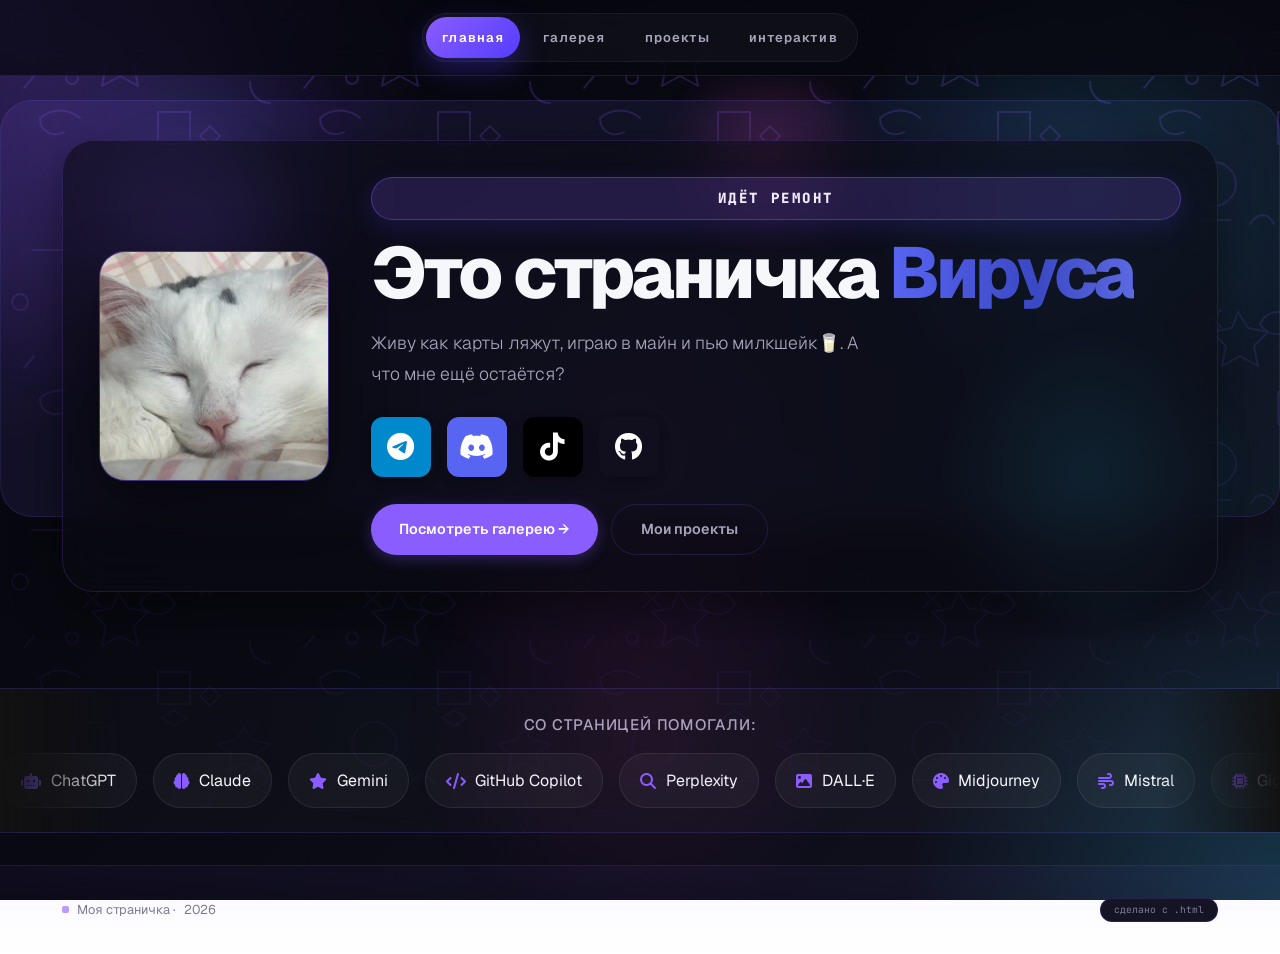
<file: index.html>
<!DOCTYPE html>
<html lang="ru">
<head>
<meta charset="UTF-8">
<meta name="viewport" content="width=device-width, initial-scale=1.0">
<title>Главная — Моя страничка</title>
<meta name="description" content="Личная страничка Вируса: галерея скриншотов, проекты и новости.">
<link rel="icon" type="image/x-icon" href="icons/favicon.ico">
<link rel="icon" type="image/png" sizes="32x32" href="icons/favicon-32x32.png">
<link rel="icon" type="image/png" sizes="16x16" href="icons/favicon-16x16.png">
<link rel="apple-touch-icon" sizes="180x180" href="icons/apple-touch-icon.png">
<link rel="manifest" href="icons/site.webmanifest">
<link rel="preconnect" href="https://fonts.googleapis.com">
<link rel="preconnect" href="https://fonts.gstatic.com" crossorigin>
<link href="https://fonts.googleapis.com/css2?family=Geist:wght@400;600;700;800&family=JetBrains+Mono:wght@400;500&display=swap" rel="stylesheet">
<link rel="stylesheet" href="https://cdnjs.cloudflare.com/ajax/libs/font-awesome/6.5.0/css/all.min.css">
<link rel="stylesheet" href="style.css">
</head>
<body>

<!-- ═════════ TOPBAR ═════════ -->
<div class="topbar">
  <div class="wrapper">
    <nav class="topbar-nav">
      <a href="index.html" class="on">главная</a>
      <a href="gallery.html">галерея</a>
      <a href="projects.html">проекты</a>
      <a href="posts.html">интерактив</a>
    </nav>
  </div>
</div>

<!-- ═════════ HERO ═════════ -->
<section class="hero">
  <div class="wrapper">
    <div class="hero-grid">
      <div class="hero-avatar">
        <img src="images/филя.png" alt="Аватар" width="230" height="230" loading="eager" decoding="async">
      </div>
      <div class="hero-content">
        <div class="hero-tag">идёт ремонт</div>
        <h1>Это страничка <em>Вируса</em></h1>
        <p class="hero-sub">
          Живу как карты ляжут, играю в майн и пью милкшейк🥛.
          А что мне ещё остаётся?
        </p>
        <div class="hero-socials">
          <a href="https://t.me/IAmVirus" target="_blank" rel="noopener" class="social-icon social-telegram" aria-label="Telegram">
            <i class="fab fa-telegram-plane"></i>
          </a>
          <a href="https://discord.com/users/573196687481372675" target="_blank" rel="noopener" class="social-icon social-discord" aria-label="Discord">
            <i class="fab fa-discord"></i>
          </a>
          <a href="https://tiktok.com/@i...am_virus" target="_blank" rel="noopener" class="social-icon social-tiktok" aria-label="TikTok">
            <i class="fab fa-tiktok"></i>
          </a>
          <a href="https://github.com/virus-momentx/virus.github.io" target="_blank" rel="noopener" class="social-icon social-github" aria-label="GitHub">
            <i class="fab fa-github"></i>
          </a>
        </div>
        <div class="cta-row">
          <a href="gallery.html" class="cta p">Посмотреть галерею →</a>
          <a href="projects.html" class="cta s">Мои проекты</a>
        </div>
      </div>
    </div>
  </div>
</section>

<!-- ═════════ AI CREDITS ═════════ -->
<section class="ai-marquee">
  <div class="ai-title">Со страницей помогали:</div>
  <div class="ai-track">
    <div class="ai-chip"><i class="fas fa-robot"></i> ChatGPT</div>
    <div class="ai-chip"><i class="fas fa-brain"></i> Claude</div>
    <div class="ai-chip"><i class="fas fa-star"></i> Gemini</div>
    <div class="ai-chip"><i class="fas fa-code"></i> GitHub Copilot</div>
    <div class="ai-chip"><i class="fas fa-search"></i> Perplexity</div>
    <div class="ai-chip"><i class="fas fa-image"></i> DALL·E</div>
    <div class="ai-chip"><i class="fas fa-palette"></i> Midjourney</div>
    <div class="ai-chip"><i class="fas fa-wind"></i> Mistral</div>
    <div class="ai-chip"><i class="fas fa-microchip"></i> GigaChat</div>
    <div class="ai-chip"><i class="fas fa-cloud"></i> ZorahM-GPT</div>
    <!-- дубль для бесконечной анимации, aria-hidden — чтобы скринридер не читал дважды -->
    <div class="ai-chip" aria-hidden="true"><i class="fas fa-robot"></i> ChatGPT</div>
    <div class="ai-chip" aria-hidden="true"><i class="fas fa-brain"></i> Claude</div>
    <div class="ai-chip" aria-hidden="true"><i class="fas fa-star"></i> Gemini</div>
    <div class="ai-chip" aria-hidden="true"><i class="fas fa-code"></i> GitHub Copilot</div>
    <div class="ai-chip" aria-hidden="true"><i class="fas fa-search"></i> Perplexity</div>
    <div class="ai-chip" aria-hidden="true"><i class="fas fa-image"></i> DALL·E</div>
    <div class="ai-chip" aria-hidden="true"><i class="fas fa-palette"></i> Midjourney</div>
    <div class="ai-chip" aria-hidden="true"><i class="fas fa-wind"></i> Mistral</div>
    <div class="ai-chip" aria-hidden="true"><i class="fas fa-microchip"></i> GigaChat</div>
    <div class="ai-chip" aria-hidden="true"><i class="fas fa-cloud"></i> ZorahM-GPT</div>
  </div>
</section>

<!-- ═════════ FOOTER ═════════ -->
<footer class="ft">
  <div class="wrapper">
    <div class="ft-l">
      <div class="ft-d"></div> Моя страничка · <span id="year"></span>
    </div>
    <div class="ft-r">сделано с .html</div>
  </div>
</footer>

<script>
  document.getElementById('year').textContent = new Date().getFullYear();
</script>
</body>
</html>
</file>
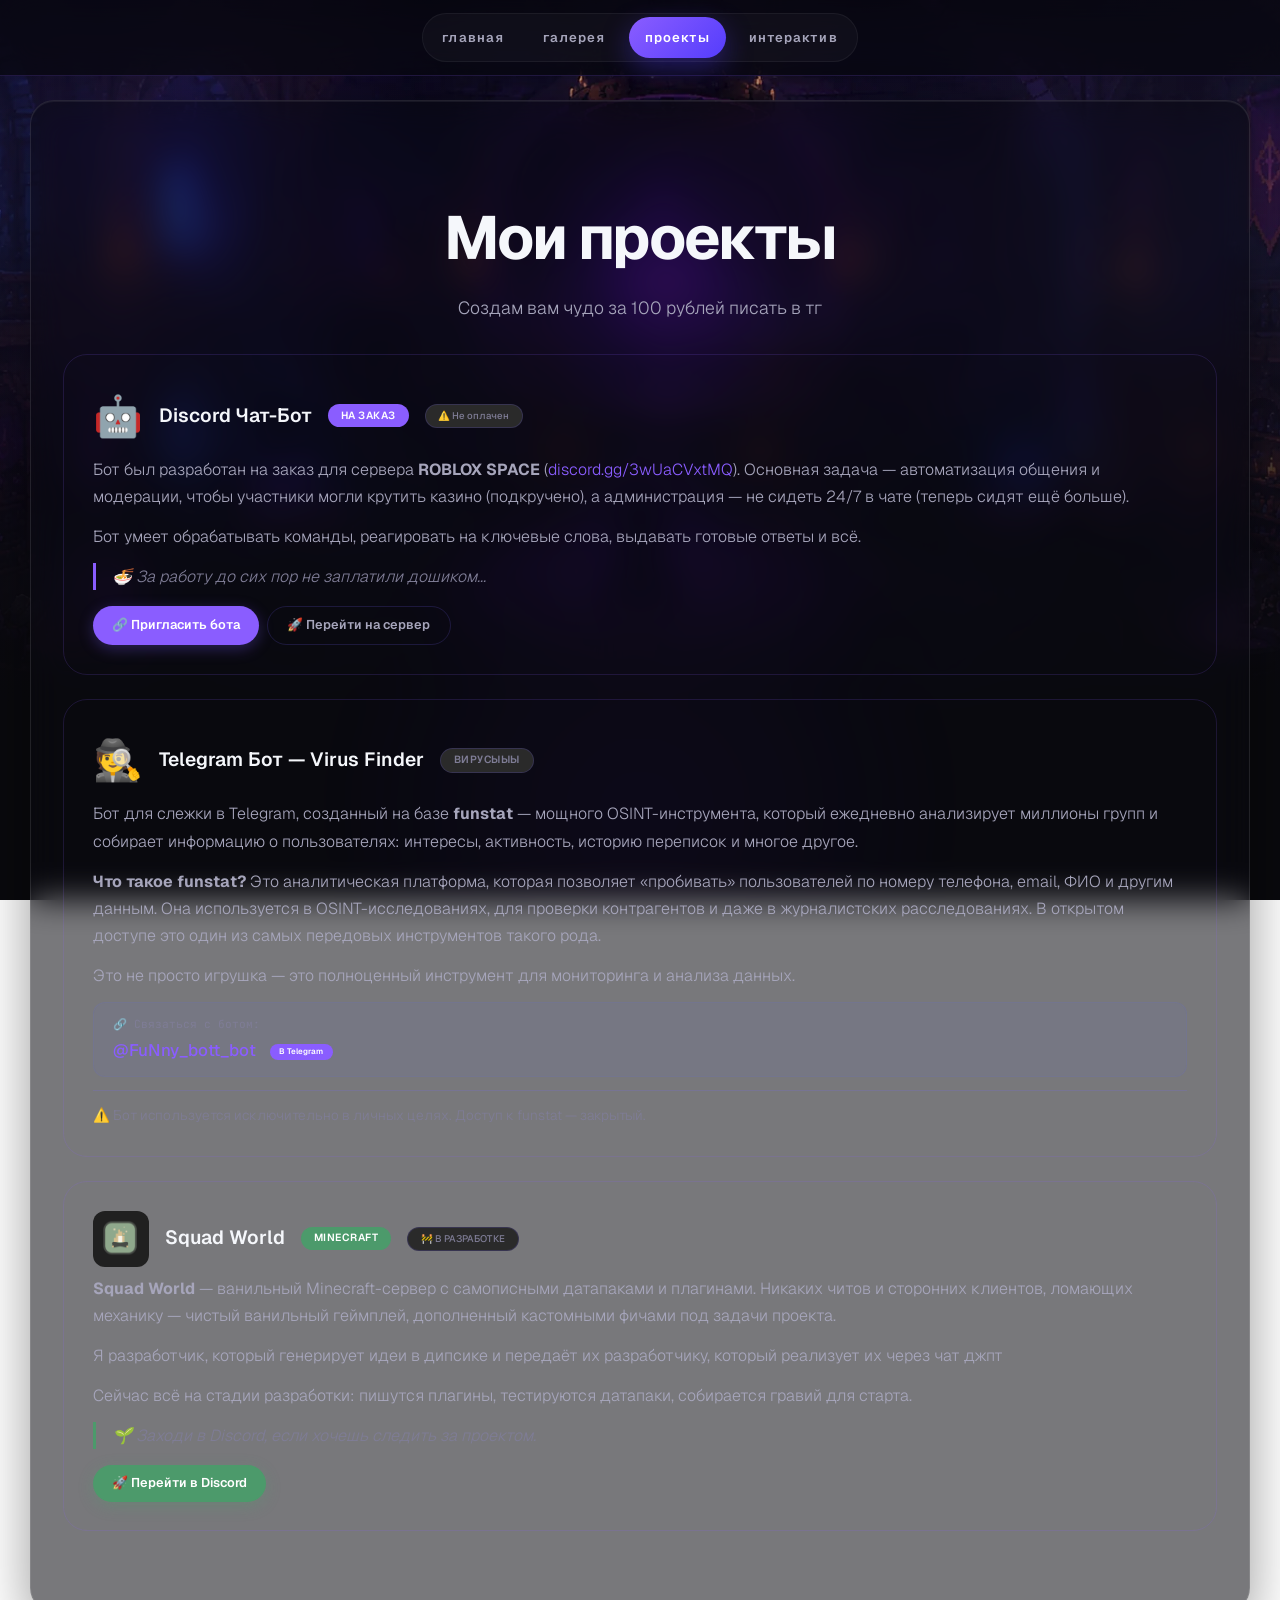
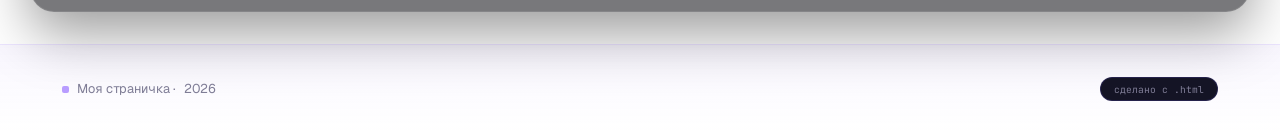
<file: projects.html>
<!DOCTYPE html>
<html lang="ru">
<head>
    <link rel="icon" type="image/x-icon" href="icons/favicon.ico">
    <link rel="icon" type="image/png" sizes="32x32" href="icons/favicon-32x32.png">
    <link rel="icon" type="image/png" sizes="16x16" href="icons/favicon-16x16.png">
    <link rel="apple-touch-icon" sizes="180x180" href="icons/apple-touch-icon.png">
    <link rel="manifest" href="icons/site.webmanifest">
    <meta charset="UTF-8" />
    <meta name="viewport" content="width=device-width, initial-scale=1.0" />
    <title>Проекты — Моя страничка</title>
    <meta name="description" content="Мои проекты: Discord-бот, Telegram-бот и Minecraft-сервер Squad World.">
    <link rel="preconnect" href="https://fonts.googleapis.com" />
    <link rel="preconnect" href="https://fonts.gstatic.com" crossorigin />
    <link href="https://fonts.googleapis.com/css2?family=Geist:wght@400;600;700&family=JetBrains+Mono:wght@400;500&display=swap" rel="stylesheet" />
    <link rel="stylesheet" href="style.css" />
</head>
<body class="projects-page">

<!-- ═══ TOP BAR ═══ -->
<div class="topbar">
    <div class="wrapper">
        <nav class="topbar-nav">
            <a href="index.html">главная</a>
            <a href="gallery.html">галерея</a>
            <a href="projects.html" class="on">проекты</a>
            <a href="posts.html">интерактив</a>
        </nav>
    </div>
</div>

<!-- ═══ PROJECTS ═══ -->
<div class="page-panel">

<div class="wrapper page-title">
    <h1>Мои проекты</h1>
    <p>Создам вам чудо за 100 рублей писать в тг</p>
</div>

<div class="wrapper">
    <div class="projects-list">

        <!-- ========================================= -->
        <!-- ПРОЕКТ 1: ДИСКОРД БОТ (ЧАТ-БОТ) -->
        <!-- ========================================= -->
        <div class="project-card">
            <div style="display: flex; align-items: center; gap: 1rem; flex-wrap: wrap; margin-bottom: 0.5rem;">
                <span style="font-size: 2.5rem;">🤖</span>
                <h3 style="margin: 0;">Discord Чат-Бот</h3>
                <span style="background: var(--accent); color: #fff; font-size: 0.65rem; font-weight: 600; padding: 0.2rem 0.8rem; border-radius: 100px; text-transform: uppercase; letter-spacing: 0.05em;">На заказ</span>
                <span style="background: #2a2a2a; color: var(--text-muted); font-size: 0.6rem; font-weight: 500; padding: 0.2rem 0.8rem; border-radius: 100px; border: 1px solid var(--border-color);">⚠️ Не оплачен</span>
            </div>

            <p>
                Бот был разработан на заказ для сервера <strong>ROBLOX SPACE</strong>
                (<a href="https://discord.gg/3wUaCVxtMQ" target="_blank" rel="noopener" style="color: var(--accent); text-decoration: none;">discord.gg/3wUaCVxtMQ</a>).
                Основная задача — автоматизация общения и модерации, чтобы участники могли
                крутить казино (подкручено), а администрация — не сидеть 24/7 в чате (теперь сидят ещё больше).
            </p>

            <p style="margin-top: 0.8rem;">
                Бот умеет обрабатывать команды, реагировать на ключевые слова, выдавать
                готовые ответы и всё.
            </p>

            <p style="margin-top: 0.8rem; color: var(--text-muted); font-style: italic; border-left: 3px solid var(--accent); padding-left: 1rem;">
                🍜 За работу до сих пор не заплатили дошиком...
            </p>

            <div style="margin-top: 1rem; display: flex; flex-wrap: wrap; gap: 0.5rem;">
                <a href="https://discord.com/oauth2/authorize?client_id=1511291046938677248&permissions=8&integration_type=0&scope=bot+applications.commands" target="_blank" rel="noopener" class="cta p" style="padding: 0.5rem 1.2rem; font-size: 0.8rem;">
                    🔗 Пригласить бота
                </a>
                <a href="https://discord.gg/3wUaCVxtMQ" target="_blank" rel="noopener" class="cta s" style="padding: 0.5rem 1.2rem; font-size: 0.8rem;">
                    🚀 Перейти на сервер
                </a>
            </div>
        </div>

        <!-- ========================================= -->
        <!-- ПРОЕКТ 2: ТЕЛЕГРАМ БОТ ДЛЯ СЛЕЖКИ (FunStat) -->
        <!-- ========================================= -->
        <div class="project-card">
            <div style="display: flex; align-items: center; gap: 1rem; flex-wrap: wrap; margin-bottom: 0.5rem;">
                <span style="font-size: 2.5rem;">🕵️</span>
                <h3 style="margin: 0;">Telegram Бот — Virus Finder</h3>
                <span style="background: #2a2a2a; color: var(--text-muted); font-size: 0.65rem; font-weight: 600; padding: 0.2rem 0.8rem; border-radius: 100px; border: 1px solid var(--border-color); text-transform: uppercase; letter-spacing: 0.05em;">ВИРУСЫЫЫ</span>
            </div>

            <p>
                Бот для слежки в Telegram, созданный на базе <strong>funstat</strong> —
                мощного OSINT-инструмента, который ежедневно анализирует миллионы групп
                и собирает информацию о пользователях: интересы, активность, историю
                переписок и многое другое.
            </p>

            <p style="margin-top: 0.8rem;">
                <strong>Что такое funstat?</strong> Это аналитическая платформа, которая
                позволяет «пробивать» пользователей по номеру телефона, email, ФИО и другим
                данным. Она используется в OSINT-исследованиях, для проверки
                контрагентов и даже в журналистских расследованиях. В открытом доступе
                это один из самых передовых инструментов такого рода.
            </p>

            <p style="margin-top: 0.8rem;">
                Это не просто игрушка — это полноценный инструмент для мониторинга
                и анализа данных.
            </p>

            <div style="margin-top: 0.8rem; background: rgba(88, 101, 242, 0.06); border-radius: 12px; padding: 0.8rem 1.2rem; border: 1px solid rgba(88, 101, 242, 0.1);">
                <span style="font-family: 'JetBrains Mono', monospace; font-size: 0.7rem; color: var(--text-muted); display: block; margin-bottom: 0.2rem;">🔗 Связаться с ботом:</span>
                <a href="https://t.me/FuNny_bott_bot" target="_blank" rel="noopener" style="color: var(--accent); text-decoration: none; font-weight: 500; font-size: 1.05rem;">
                    @FuNny_bott_bot
                </a>
                <span style="display: inline-block; margin-left: 0.6rem; background: var(--accent); color: #fff; font-size: 0.5rem; font-weight: 600; padding: 0.1rem 0.6rem; border-radius: 100px; vertical-align: middle;">В Telegram</span>
            </div>

            <p style="margin-top: 0.8rem; color: var(--text-muted); font-size: 0.85rem; border-top: 1px solid var(--border-color); padding-top: 0.8rem;">
                ⚠️ Бот используется исключительно в личных целях. Доступ к funstat —
                закрытый.
            </p>
        </div>

        <!-- ========================================= -->
        <!-- ПРОЕКТ 3: SQUAD WORLD (MINECRAFT-СЕРВЕР) -->
        <!-- ========================================= -->
        <div class="project-card">
            <div style="display: flex; align-items: center; gap: 1rem; flex-wrap: wrap; margin-bottom: 0.5rem;">
                <img src="images/squadworld.png" alt="Squad World" width="56" height="56" loading="lazy" decoding="async" style="width: 3.5rem; height: 3.5rem; border-radius: 12px; flex-shrink: 0; object-fit: contain; background-color: #202020; padding: 4px;">

                <h3 style="margin: 0;">Squad World</h3>
                <span style="background: #4c9a6b; color: #fff; font-size: 0.65rem; font-weight: 600; padding: 0.2rem 0.8rem; border-radius: 100px; text-transform: uppercase; letter-spacing: 0.05em;">Minecraft</span>
                <span style="background: #2a2a2a; color: var(--text-muted); font-size: 0.6rem; font-weight: 500; padding: 0.2rem 0.8rem; border-radius: 100px; border: 1px solid var(--border-color);">🚧 В РАЗРАБОТКЕ</span>
            </div>

            <p>
                <strong>Squad World</strong> — ванильный Minecraft-сервер с самописными датапаками
                и плагинами. Никаких читов и сторонних клиентов, ломающих механику — чистый
                ванильный геймплей, дополненный кастомными фичами под задачи проекта.
            </p>

            <p style="margin-top: 0.8rem;">
                Я разработчик, который генерирует идеи в дипсике и передаёт их разработчику, который реализует их через чат джпт
            </p>
            <p style="margin-top: 0.8rem;">
                Сейчас всё на стадии разработки: пишутся плагины, тестируются датапаки,
                собирается гравий для старта.
            </p>

            <p style="margin-top: 0.8rem; color: var(--text-muted); font-style: italic; border-left: 3px solid #4c9a6b; padding-left: 1rem;">
                🌱 Заходи в Discord, если хочешь следить за проектом.
            </p>

            <div style="margin-top: 1rem; display: flex; flex-wrap: wrap; gap: 0.5rem;">
                <a href="https://discord.gg/NxeMW7zzTa" target="_blank" rel="noopener" class="cta p" style="padding: 0.5rem 1.2rem; font-size: 0.8rem; background: #4c9a6b; box-shadow: 0 4px 15px rgba(76, 154, 107, 0.3);">
                    🚀 Перейти в Discord
                </a>
            </div>
        </div>
    </div>
</div>

</div><!-- /.page-panel -->

<!-- ═══ FOOTER ═══ -->
<footer class="ft">
    <div class="wrapper">
        <div class="ft-l">
            <div class="ft-d"></div> Моя страничка · <span id="year"></span>
        </div>
        <div class="ft-r">сделано с .html</div>
    </div>
</footer>

<script>
    document.getElementById('year').textContent = new Date().getFullYear();
</script>
</body>
</html>
</file>
<file: style.css>
/* ═══════════════════════════════════════════
   style.css — Моя страничка
   ═══════════════════════════════════════════ */

/* ── Reset & Base ── */
*,
*::before,
*::after {
  box-sizing: border-box;
  margin: 0;
  padding: 0;
}

:root {
  --bg-primary: #09090d;
  --bg-secondary: #141425;
  --bg-card: rgba(16, 16, 28, 0.72);
  --border-color: rgba(117, 101, 255, 0.18);
  --text-primary: #f5f7fb;
  --text-secondary: #a6a5bb;
  --text-muted: #7f7d96;
  --accent: #8a5dff;
  --accent-hover: #7352f5;
  --accent-2: #32d6ff;
  --accent-3: #ff4fd8;
  --shadow: 0 18px 50px rgba(0, 0, 0, 0.45);
}

html {
  scroll-behavior: smooth;
}

body {
  font-family: 'Inter', 'Geist', -apple-system, BlinkMacSystemFont, 'Segoe UI', Roboto, sans-serif;
  background:
    radial-gradient(circle at top left, rgba(138, 93, 255, 0.30), transparent 28%),
    radial-gradient(circle at bottom right, rgba(50, 214, 255, 0.18), transparent 24%),
    radial-gradient(circle at center, rgba(255, 79, 216, 0.06), transparent 34%),
    linear-gradient(135deg, #04040a 0%, #0a0a14 48%, #111220 100%);
  background-attachment: fixed;
  color: var(--text-primary);
  line-height: 1.6;
  min-height: 100vh;
  position: relative;
  overflow-x: hidden;
}

body::before {
  content: '';
  position: fixed;
  inset: 0;
  pointer-events: none;
  z-index: 0;
  background:
    radial-gradient(circle at 15% 20%, rgba(45, 200, 255, 0.10), transparent 12%),
    radial-gradient(circle at 80% 25%, rgba(145, 85, 255, 0.12), transparent 14%),
    radial-gradient(circle at 30% 85%, rgba(64, 230, 185, 0.12), transparent 16%),
    url("data:image/svg+xml,%3Csvg xmlns='http://www.w3.org/2000/svg' viewBox='0 0 280 280'%3E%3Cg stroke='%238a5dff' stroke-width='2' stroke-linecap='round' stroke-linejoin='round' fill='none' opacity='0.38'%3E%3Ccircle cx='20' cy='22' r='8'/%3E%3Ccircle cx='72' cy='78' r='6'/%3E%3Cpath d='M84 30l17 17M84 47l17-17'/%3E%3Cpath d='M140 44c7-16 28-16 35 0-8 14-27 13-35 0Z'/%3E%3Cpath d='M200 24l11 11M211 24l-11 11'/%3E%3Cpath d='M40 118c12-10 28-10 40 0'/%3E%3Cpath d='M40 118c0 18 18 18 24 14'/%3E%3Cpath d='M158 112h32v32h-32z'/%3E%3Cpath d='M162 158l12-8 12 8-12 8z'/%3E%3Cpath d='M210 126l10 10-10 10-10-10z'/%3E%3Cpath d='M72 184c0-13 12-22 22-22s22 9 22 22c0 11-10 22-22 22s-22-11-22-22Z'/%3E%3Cpath d='M244 168l8 12 18 4-14 10 4 18-16-9-16 9 4-18-14-10 18-4z'/%3E%3Cpath d='M72 220h38'/%3E%3Cpath d='M130 224c8-12 18-12 24 0'/%3E%3Cpath d='M192 216c10 0 18 8 18 18s-8 18-18 18-18-8-18-18 8-18 18-18Z'/%3E%3Cpath d='M32 250h48'/%3E%3Cpath d='M206 256c0-12 10-22 22-22s22 10 22 22-10 22-22 22-22-10-22-22Z'/%3E%3Cpath d='M118 32l10 16 20 4-14 14 4 20-18-10-18 10 4-20-14-14 20-4z'/%3E%3Cpath d='M250 82c0 12 8 21 20 21'/%3E%3Cpath d='M34 76l-10 12'/%3E%3Cpath d='M258 208l10 10-10 10-10-10z'/%3E%3C/g%3E%3C/svg%3E");
  background-size: auto, auto, auto, 280px 280px;
  background-repeat: repeat;
  mask-image: linear-gradient(to bottom, rgba(0,0,0,0.82), transparent 100%);
  opacity: 0.72;
}

body::after {
  content: '';
  position: fixed;
  inset: 0;
  pointer-events: none;
  z-index: 0;
  background:
    radial-gradient(circle at 10% 20%, rgba(138, 93, 255, 0.16), transparent 18%),
    radial-gradient(circle at 85% 20%, rgba(50, 214, 255, 0.14), transparent 20%),
    radial-gradient(circle at 50% 80%, rgba(255, 79, 216, 0.08), transparent 26%);
  opacity: 0.9;
}

img {
  max-width: 100%;
  height: auto;
}

.wrapper,
.topbar,
.ft {
  position: relative;
  z-index: 1;
}

.wrapper {
  max-width: 1220px;
  margin: 0 auto;
  padding: 0 2rem;
}

/* ═══ TOP BAR ═══ */
.topbar {
  position: sticky;
  top: 0;
  z-index: 99;
  background: rgba(8, 8, 16, 0.72);
  backdrop-filter: blur(18px);
  border-bottom: 1px solid rgba(138, 93, 255, 0.18);
}

.topbar .wrapper {
  display: flex;
  align-items: center;
  justify-content: center;
  padding: 0.8rem 2rem;
  gap: 1rem;
  flex-wrap: wrap;
}

.topbar-nav {
  display: flex;
  gap: 0.45rem;
  flex-wrap: wrap;
  padding: 0.2rem;
  border-radius: 999px;
  background: rgba(255, 255, 255, 0.03);
  border: 1px solid rgba(255, 255, 255, 0.05);
}

.topbar-nav a {
  text-decoration: none;
  color: var(--text-secondary);
  font-size: 0.82rem;
  font-weight: 600;
  letter-spacing: 0.08em;
  text-transform: lowercase;
  padding: 0.62rem 1rem;
  border-radius: 999px;
  transition: all 0.25s ease;
}

.topbar-nav a:hover {
  color: var(--text-primary);
  background: rgba(255, 255, 255, 0.05);
  transform: translateY(-1px);
}

.topbar-nav a.on {
  color: #ffffff;
  background: linear-gradient(135deg, #8a5dff, #553dfc);
  box-shadow: 0 10px 28px rgba(84, 61, 252, 0.36);
}

/* ═══ HERO (Главная) ═══ */
.hero {
  padding: 4rem 0 3rem;
  position: relative;
  overflow: hidden;
}

.hero::before {
  content: '';
  position: absolute;
  inset: 1.5rem 0 auto;
  height: 74%;
  background: linear-gradient(135deg, rgba(138, 93, 255, 0.12), rgba(50, 214, 255, 0.05));
  border: 1px solid rgba(138, 93, 255, 0.15);
  border-radius: 32px;
  filter: blur(0.5px);
  pointer-events: none;
}

.hero-grid {
  display: grid;
  grid-template-columns: 230px 1fr;
  gap: 2.6rem;
  align-items: center;
  position: relative;
  z-index: 1;
  padding: 2.25rem;
  border-radius: 32px;
  background: rgba(10, 10, 18, 0.62);
  backdrop-filter: blur(18px);
  border: 1px solid rgba(138, 93, 255, 0.18);
  box-shadow: var(--shadow);
  animation: rise 0.8s cubic-bezier(0.22, 1, 0.36, 1) both;
}

.hero-avatar-stack {
  display: flex;
  flex-direction: column;
  gap: 0.9rem;
  width: 230px;
}

@keyframes rise {
  from {
    opacity: 0;
    transform: translateY(30px);
  }
  to {
    opacity: 1;
    transform: translateY(0);
  }
}

.hero-avatar {
  width: 230px;
  height: 230px;
  background: linear-gradient(135deg, rgba(138, 93, 255, 0.22), rgba(50, 214, 255, 0.12));
  border: 1px solid rgba(138, 93, 255, 0.3);
  border-radius: 26px;
  overflow: hidden;
  flex-shrink: 0;
  box-shadow: 0 18px 50px rgba(0, 0, 0, 0.5);
}

.hero-avatar img {
  width: 100%;
  height: 100%;
  object-fit: cover;
  display: block;
}

.hero-content {
  display: flex;
  flex-direction: column;
  gap: 1.2rem;
}

.hero-tag {
  display: inline-flex;
  align-items: center;
  justify-content: center;
  gap: 0.5rem;
  font-family: 'JetBrains Mono', monospace;
  font-size: 0.88rem;
  color: #f2ebff;
  text-transform: uppercase;
  letter-spacing: 0.18em;
  font-weight: 800;
  background: rgba(138, 93, 255, 0.18);
  border: 1px solid rgba(138, 93, 255, 0.38);
  border-radius: 999px;
  padding: 0.58rem 1rem;
  width: 100%;
  box-shadow: 0 8px 24px rgba(84, 61, 252, 0.18);
}

.hero-content h1 {
  font-size: clamp(2.8rem, 6vw, 4.5rem);
  font-weight: 800;
  line-height: 0.95;
  letter-spacing: -0.05em;
  margin: 0;
}

.hero-content h1 em {
  font-style: normal;
  background: linear-gradient(270deg, #5865F2, #7b87f5, #a78bfa, #6c7af0, #3b48c4, #5865F2);
  background-size: 300% 100%;
  -webkit-background-clip: text;
  -webkit-text-fill-color: transparent;
  background-clip: text;
  animation: shimmer 1.2s linear infinite;
}

@keyframes shimmer {
  0% {
    background-position: 0% 50%;
  }
  100% {
    background-position: 300% 50%;
  }
}

.shimmer-text {
  font-style: normal;
  background: linear-gradient(270deg, #5865F2, #7b87f5, #a78bfa, #6c7af0, #3b48c4, #5865F2);
  background-size: 300% 100%;
  -webkit-background-clip: text;
  -webkit-text-fill-color: transparent;
  background-clip: text;
  animation: shimmer 1.2s linear infinite;
}

.hero-sub {
  font-size: 1.1rem;
  color: var(--text-secondary);
  max-width: 500px;
  font-weight: 300;
  line-height: 1.8;
  margin: 0;
}

/* ═══ СОЦСЕТИ (квадратные иконки) ═══ */
.hero-socials {
  display: flex;
  gap: 1rem;
  margin-top: 0.5rem;
  flex-wrap: wrap;
}

.hero-socials .social-icon {
  display: inline-flex;
  align-items: center;
  justify-content: center;
  width: 60px;
  height: 60px;
  border-radius: 12px;
  text-decoration: none;
  transition: all 0.3s ease;
  border: none;
  box-shadow: 0 4px 12px rgba(0, 0, 0, 0.3);
  font-size: 28px;
  color: white;
}

.hero-socials .social-icon:hover {
  transform: translateY(-4px) scale(1.03);
  filter: brightness(1.15);
  box-shadow: 0 8px 25px rgba(0, 0, 0, 0.5);
}

.hero-socials .social-telegram {
  background: #0088cc;
}
.hero-socials .social-discord {
  background: #5865F2;
}
.hero-socials .social-tiktok {
  background: #000000;
}

.cta-row {
  display: flex;
  gap: 0.8rem;
  flex-wrap: wrap;
  margin-top: 0.5rem;
}

.cta {
  display: inline-flex;
  align-items: center;
  gap: 0.5rem;
  padding: 0.8rem 1.8rem;
  font-weight: 600;
  font-size: 0.9rem;
  border-radius: 100px;
  transition: all 0.3s cubic-bezier(0.34, 1.56, 0.64, 1);
  text-decoration: none;
}

.cta.p {
  background: var(--accent);
  color: #ffffff;
  border: none;
  box-shadow: 0 4px 15px rgba(124, 92, 252, 0.3);
}

.cta.p:hover {
  background: var(--accent-hover);
  transform: translateY(-3px);
  box-shadow: 0 8px 30px rgba(124, 92, 252, 0.4);
}

.cta.s {
  background: transparent;
  color: var(--text-secondary);
  border: 1px solid var(--border-color);
}

.cta.s:hover {
  background: rgba(255, 255, 255, 0.05);
  color: var(--text-primary);
  transform: translateY(-3px);
}

/* ═══ GALLERY (общие стили) ═══ */
.page-title {
  padding: 3rem 0 0;
  text-align: center;
}

.page-title h1 {
  font-size: clamp(2.5rem, 5vw, 3.8rem);
  font-weight: 700;
  letter-spacing: -0.03em;
}

.page-title p {
  color: var(--text-secondary);
  font-size: 1.1rem;
  margin-top: 0.5rem;
  font-weight: 300;
}

.gallery-subtitle {
  font-size: 2.8rem;
  font-weight: 700;
  margin-top: 0.2rem;
  color: var(--text-primary);
}

.gallery-update-note {
  font-size: 1rem;
  color: var(--text-secondary);
  font-weight: 300;
  margin-top: 0.3rem;
  font-style: italic;
  opacity: 0.7;
  letter-spacing: 0.02em;
}

/* ═══ GALLERY CONTROLS (фильтры + поиск) ═══ */
.gallery-controls {
  display: flex;
  flex-direction: column;
  align-items: center;
  gap: 18px;
  margin: 28px auto 0;
}

/* ── Ряд кнопок-игр ── */
.game-filters {
  display: flex;
  align-items: center;
  gap: 10px;
  flex-wrap: wrap;
  justify-content: center;
}

.game-filter {
  width: 64px;
  height: 64px;
  border-radius: 16px;
  border: 2px solid transparent;
  background: rgba(255, 255, 255, 0.06);
  cursor: pointer;
  display: flex;
  align-items: center;
  justify-content: center;
  transition: background 0.2s, border-color 0.2s, box-shadow 0.2s;
  padding: 0;
  position: relative;
}

.game-filter img {
  width: 36px;
  height: 36px;
  object-fit: contain;
  border-radius: 6px;
}

.game-filter:hover {
  background: rgba(255, 255, 255, 0.12);
}

.game-filter.active {
  border-color: #7c5cfc;
  background: rgba(124, 92, 252, 0.15);
  box-shadow: 0 0 0 2px rgba(124, 92, 252, 0.3),
              0 2px 18px rgba(124, 92, 252, 0.25);
}

/* Нижняя полоска у активного фильтра */
.game-filter.active::after {
  content: '';
  position: absolute;
  bottom: 6px;
  left: 50%;
  transform: translateX(-50%);
  width: 28px;
  height: 3px;
  border-radius: 2px;
  background: #7c5cfc;
}

/* IRL — текстовая кнопка */
.game-filter.irl {
  font-family: 'Inter', sans-serif;
  font-size: 0.85rem;
  font-weight: 700;
  color: #ccc;
  letter-spacing: 0.05em;
  width: 72px;
}

/* ── Поисковая строка (общая, гэллерея + посты) ── */
.search-row {
  width: min(100%, 760px);
  margin: 0 auto;
  display: flex;
  flex-direction: column;
  justify-content: center;
  align-items: center;
  gap: 0.9rem;
}

#searchInput {
  display: block;
  width: min(100%, 560px);
  max-width: 560px;
  margin: 0;
  padding: 14px 20px 14px 48px;
  border-radius: 50px;
  border: 1.5px solid rgba(255, 255, 255, 0.08);
  background: rgba(255, 255, 255, 0.05);
  color: #e0e0e0;
  font-family: 'Inter', sans-serif;
  font-size: 0.95rem;
  outline: none;
  transition: border-color 0.2s, background 0.2s;
  background-image: url("data:image/svg+xml,%3Csvg xmlns='http://www.w3.org/2000/svg' width='18' height='18' viewBox='0 0 24 24' fill='none' stroke='%238b5cf6' stroke-width='2.2' stroke-linecap='round' stroke-linejoin='round'%3E%3Ccircle cx='11' cy='11' r='8'/%3E%3Cline x1='21' y1='21' x2='16.65' y2='16.65'/%3E%3C/svg%3E");
  background-repeat: no-repeat;
  background-position: 16px center;
  box-sizing: border-box;
}

.posts-count {
  text-align: center;
  margin: 0.45rem 0 1rem;
  color: var(--text-secondary);
  font-size: 0.82rem;
  letter-spacing: 0.06em;
  text-transform: uppercase;
}

.shuffle-button {
  display: inline-flex;
  align-items: center;
  justify-content: center;
  min-width: 120px;
  width: min(100%, 560px);
  padding: 0.85rem 1.15rem;
  border-radius: 999px;
  border: 1px solid rgba(108, 73, 255, 0.56);
  background: linear-gradient(135deg, #7c5cfc 0%, #5a39ff 100%);
  color: #ffffff;
  font-family: 'Inter', sans-serif;
  font-size: 0.84rem;
  font-weight: 700;
  letter-spacing: 0.08em;
  text-transform: lowercase;
  cursor: pointer;
  box-shadow: 0 10px 24px rgba(84, 61, 252, 0.28);
  transition: transform 0.24s ease, box-shadow 0.24s ease, filter 0.24s ease;
}

.shuffle-button:hover {
  transform: translateY(-2px);
  box-shadow: 0 14px 30px rgba(84, 61, 252, 0.34);
  filter: brightness(1.07);
}

.shuffle-button:active {
  transform: translateY(0);
}

#searchInput::placeholder {
  color: rgba(180, 180, 200, 0.5);
}

#searchInput:focus {
  border-color: rgba(124, 92, 252, 0.5);
  background-color: rgba(255, 255, 255, 0.08);
}

/* Обёртка страницы "Интерактив" */
.posts-shell {
  width: min(100%, 860px);
  margin: 1.8rem auto 0;
  padding: 1.5rem;
  border: 1px solid rgba(124, 92, 252, 0.16);
  border-radius: 28px;
  background: linear-gradient(180deg, rgba(22, 22, 30, 0.85), rgba(13, 13, 20, 0.78));
  box-shadow:
    0 20px 60px rgba(0, 0, 0, 0.32),
    inset 0 1px 0 rgba(255, 255, 255, 0.03);
  backdrop-filter: blur(10px);
}












#postsFeed {
  display: flex;
  flex-direction: column;
  gap: 1.3rem;
}

/* Обёртка строки поиска на странице "Интерактив" — центрирует инпут */
.posts-search-wrap {
  width: 100%;
  max-width: 680px;
  margin: 0 auto 1rem;
  display: flex;
  justify-content: center;
}

/* Альтернативный вариант поисковой строки (с иконкой-лупой внутри блока) */
.posts-search {
  display: flex;
  align-items: center;
  gap: 10px;
  width: 100%;
  max-width: 680px;
  margin: 16px auto;
  padding: 10px 14px;
  border-radius: 14px;
  background: #161616;
  border: 1px solid #2a2a2a;
  transition: .2s;
}

.posts-search:focus-within {
  border-color: #4a4af0;
  box-shadow: 0 0 0 2px rgba(74, 74, 240, 0.2);
}

.posts-search i {
  color: #777;
}

.posts-search input {
  width: 100%;
  background: transparent;
  border: none;
  outline: none;
  color: #fff;
  font-size: 14px;
}

/* ── Счётчик фото ── */
.photo-counter {
  text-align: center;
  color: rgba(180, 180, 200, 0.55);
  font-size: 0.85rem;
  margin-top: 8px;
  margin-bottom: 28px;
}

.gallery-stats {
  display: grid;
  grid-template-columns: repeat(auto-fit, minmax(160px, 1fr));
  gap: 1rem;
  margin: 0 auto 1.4rem;
}








/* ── Счётчик постов (страница "Интерактив") ── */
.posts-shell .posts-count {
  width: min(100%, 560px);
  text-align: center;
  color: rgba(204, 204, 230, 0.82);
  font-size: 0.78rem;
  letter-spacing: 0.14em;
  text-transform: uppercase;
  margin: 0 auto 1.4rem;
  padding: 0.45rem 0.9rem;
  border-radius: 999px;
  background: rgba(124, 92, 252, 0.08);
  border: 1px solid rgba(124, 92, 252, 0.16);
  display: block;
}

/* ═══ GALLERY GRID ═══ */
.gallery-grid {
  display: grid;
  grid-template-columns: repeat(auto-fill, minmax(250px, 1fr));
  grid-auto-flow: dense;
  gap: 1.4rem;
  padding: 2rem 0 60px;
  align-items: start;
}

.gallery-item {
  background: linear-gradient(180deg, rgba(17, 17, 30, 0.94), rgba(12, 12, 20, 0.94));
  backdrop-filter: blur(10px);
  border: 1px solid rgba(138, 93, 255, 0.18);
  border-radius: 20px;
  overflow: hidden;
  transition: all 0.3s ease;
  cursor: pointer;
  opacity: 0;
  animation: cardFadeIn 0.4s ease forwards;
  position: relative;
  display: flex;
  flex-direction: column;
}

.gallery-item.is-wide {
  grid-column: span 2;
}

.gallery-item.is-tall {
  grid-row: span 2;
}

.gallery-item::before {
  content: '';
  position: absolute;
  inset: 0;
  background: linear-gradient(180deg, transparent 45%, rgba(2, 2, 8, 0.7) 100%);
  pointer-events: none;
}

.gallery-thumb {
  width: 100%;
  height: 210px;
  overflow: hidden;
  background: #23232f;
  display: flex;
  align-items: center;
  justify-content: center;
  color: #666;
  font-size: 1rem;
  font-weight: 500;
}

.gallery-item.is-tall .gallery-thumb {
  height: 360px;
}

.gallery-item.is-wide .gallery-thumb {
  height: 260px;
}

.gallery-item img {
  width: 100%;
  height: 100%;
  object-fit: cover;
  display: block;
  background: var(--bg-primary);
  transition: transform 0.4s ease;
}

.gallery-item:hover img {
  transform: scale(1.03);
}

.gallery-item .desc {
  position: relative;
  z-index: 1;
  padding: 1rem 1rem 1.1rem;
  display: flex;
  flex-direction: column;
  gap: 0.7rem;
  color: #fff;
  font-size: 0.9rem;
  font-weight: 300;
  white-space: pre-wrap;
  margin-top: -1px;
}

.card-tag {
  width: fit-content;
  padding: 0.25rem 0.6rem;
  border-radius: 999px;
  background: rgba(138, 93, 255, 0.18);
  border: 1px solid rgba(138, 93, 255, 0.22);
  color: #d8d4ff;
  font-size: 0.62rem;
  letter-spacing: 0.12em;
  text-transform: uppercase;
}

mark {
  background: rgba(124, 92, 252, 0.4);
  color: #ffffff;
  padding: 0 0.16em;
  border-radius: 0.24em;
}

@keyframes shuffleIn {
  from {
    opacity: 0;
    transform: translateY(12px) scale(0.985);
  }
  to {
    opacity: 1;
    transform: translateY(0) scale(1);
  }
}

.shuffle-in {
  animation: shuffleIn 0.38s ease both;
}

@keyframes cardFadeIn {
  from {
    opacity: 0;
    transform: scale(0.95);
  }
  to {
    opacity: 1;
    transform: scale(1);
  }
}

.gallery-item:hover {
  transform: translateY(-6px);
  border-color: rgba(50, 214, 255, 0.42);
  box-shadow: 0 20px 46px rgba(0, 0, 0, 0.35);
}


/* ═══ LIGHTBOX ═══ */
#lightbox {
  display: none;
  position: fixed;
  inset: 0;
  background: rgba(0, 0, 0, 0.92);
  backdrop-filter: blur(8px);
  z-index: 1000;
  align-items: center;
  justify-content: center;
  cursor: pointer;
  padding: 20px;
}

#lightbox.active {
  display: flex;
}

.lightbox-content {
  display: flex;
  flex-direction: column;
  align-items: center;
  justify-content: center;
  max-width: 92%;
  max-height: 92vh;
  gap: 1rem;
  cursor: default;
}

#lightbox img {
  max-width: 100%;
  max-height: calc(92vh - 6rem);
  object-fit: contain;
  border-radius: 12px;
  box-shadow: 0 0 60px rgba(0, 0, 0, 0.8);
  animation: zoomIn 0.3s cubic-bezier(0.34, 1.56, 0.64, 1);
}

#lightbox .placeholder-text {
  color: #fff;
  font-size: 1.8rem;
  font-weight: 300;
  text-align: center;
  padding: 2rem;
  background: rgba(255, 255, 255, 0.05);
  border-radius: 16px;
}

.lightbox-comment {
  max-width: 80%;
  color: #ffffff;
  font-size: 2.8rem;
  font-weight: 700;
  text-align: center;
  background: rgba(0, 0, 0, 0.65);
  padding: 1.2rem 2.5rem;
  border-radius: 20px;
  backdrop-filter: blur(8px);
  border: 1px solid rgba(255, 255, 255, 0.1);
  box-shadow: 0 8px 40px rgba(0, 0, 0, 0.6);
  display: none;
  animation: fadeIn 0.4s ease;
  text-shadow: 0 2px 10px rgba(0, 0, 0, 0.5);
  line-height: 1.3;
  white-space: pre-wrap;
  word-wrap: break-word;
  margin: 0 auto;
  flex-shrink: 0;
}

@keyframes zoomIn {
  from {
    transform: scale(0.8);
    opacity: 0;
  }
  to {
    transform: scale(1);
    opacity: 1;
  }
}

@keyframes fadeIn {
  from {
    opacity: 0;
  }
  to {
    opacity: 1;
  }
}

#lightbox .close-btn {
  position: fixed;
  top: 25px;
  right: 35px;
  font-size: 42px;
  color: #fff;
  cursor: pointer;
  font-weight: 300;
  transition: transform 0.2s ease;
  z-index: 1001;
  user-select: none;
}

#lightbox .close-btn:hover {
  transform: scale(1.2) rotate(90deg);
}

/* ═══ PROJECTS ═══ */
.projects-list {
  display: flex;
  flex-direction: column;
  gap: 1.5rem;
  padding: 2rem 0;
}

.project-card {
  background: linear-gradient(180deg, rgba(18, 18, 30, 0.92), rgba(14, 14, 22, 0.92));
  backdrop-filter: blur(10px);
  border: 1px solid rgba(138, 93, 255, 0.16);
  border-radius: 24px;
  padding: 1.8rem;
  transition: all 0.3s ease;
}

.project-card:hover {
  border-color: rgba(50, 214, 255, 0.42);
  transform: translateY(-4px);
  box-shadow: 0 18px 44px rgba(0, 0, 0, 0.35);
}

.project-card h3 {
  font-size: 1.2rem;
  font-weight: 600;
  margin-bottom: 0.3rem;
}

.project-card p {
  color: var(--text-secondary);
  font-weight: 300;
  line-height: 1.7;
}

.project-card .link {
  display: inline-block;
  margin-top: 0.8rem;
  color: var(--accent);
  text-decoration: none;
  font-weight: 500;
  transition: color 0.2s ease;
}

.project-card .link:hover {
  color: var(--accent-hover);
}

/* ═══ POSTS (Интерактив) ═══ */
.posts-list {
  display: flex;
  flex-direction: column;
  gap: 1.8rem;
  padding: 1rem 0 60px;
}

.post-card {
  position: relative;
  width: 100%;
  max-width: 680px;
  margin: 0 auto;
  background: linear-gradient(180deg, rgba(27, 27, 38, 0.9), rgba(16, 16, 24, 0.92));
  backdrop-filter: blur(10px);
  border: 1px solid rgba(124, 92, 252, 0.14);
  border-radius: 22px;
  padding: 1.5rem;
  overflow: hidden;
  opacity: 0;
  animation: postFadeIn 0.55s ease forwards;
  transition: border-color 0.28s ease, transform 0.28s ease, box-shadow 0.28s ease, background 0.28s ease;
}

@keyframes postFadeIn {
  from {
    opacity: 0;
    transform: translateY(14px);
  }
  to {
    opacity: 1;
    transform: translateY(0);
  }
}

/* акцентная полоска сверху карточки */
.post-card::before {
  content: '';
  position: absolute;
  top: 0;
  left: 0;
  right: 0;
  height: 3px;
  background: linear-gradient(90deg, transparent, var(--accent), transparent);
  opacity: 0.75;
}

.post-card:hover {
  border-color: rgba(124, 92, 252, 0.45);
  transform: translateY(-4px);
  box-shadow:
    0 20px 48px rgba(0, 0, 0, 0.34),
    0 0 0 1px rgba(124, 92, 252, 0.08);
  background: linear-gradient(180deg, rgba(32, 32, 48, 0.94), rgba(20, 20, 30, 0.94));
}

.post-card .post-title {
  text-align: center;
  font-size: 1.25rem;
  font-weight: 700;
  letter-spacing: -0.01em;
  margin-bottom: 0.9rem;
  color: var(--text-primary);
}

.post-tag {
  display: inline-block;
  font-size: 11px;
  padding: 0.25rem 0.65rem;
  border-radius: 999px;
  background: rgba(124, 92, 252, 0.12);
  color: #c9c4ff;
  margin-bottom: 0.8rem;
  border: 1px solid rgba(124, 92, 252, 0.22);
}

/* ── картинка поста + лупа при наведении ── */
.post-image-wrap {
  position: relative;
  border-radius: 16px;
  overflow: hidden;
  margin-bottom: 1.05rem;
  cursor: pointer;
  background: var(--bg-primary);
  border: 1px solid rgba(255, 255, 255, 0.05);
}

.post-card .post-image,
.post-image {
  width: 100%;
  max-width: 100%;
  max-height: 300px;
  height: auto;
  object-fit: cover;
  display: block;
  border-radius: 14px;
  transition: transform 0.4s ease, filter 0.4s ease;
}

.post-image-wrap:hover .post-image {
  transform: scale(1.04);
  filter: brightness(0.76) saturate(1.03);
}

.post-zoom-hint {
  position: absolute;
  inset: 0;
  display: flex;
  align-items: center;
  justify-content: center;
  font-size: 1.55rem;
  color: #fff;
  opacity: 0;
  transition: opacity 0.3s ease;
  pointer-events: none;
  text-shadow: 0 2px 12px rgba(0, 0, 0, 0.6);
}

.post-image-wrap:hover .post-zoom-hint {
  opacity: 1;
}

.post-card .post-body,
.post-body {
  color: var(--text-secondary);
  font-weight: 300;
  line-height: 1.72;
  white-space: pre-wrap;
  font-size: 0.94rem;
}

.post-card .post-meta,
.post-meta {
  display: flex;
  justify-content: flex-start;
  margin-top: 1.25rem;
  padding-top: 0.9rem;
  border-top: 1px solid rgba(255, 255, 255, 0.08);
  font-size: 12px;
}

.post-date-time {
  display: inline-flex;
  align-items: center;
  gap: 0.4rem;
  font-family: 'JetBrains Mono', monospace;
  font-size: 0.75rem;
  color: var(--text-muted);
  background: rgba(124, 92, 252, 0.08);
  padding: 0.42rem 0.9rem;
  border-radius: 100px;
  border: 1px solid rgba(124, 92, 252, 0.16);
}

.post-date-time i {
  color: var(--accent);
  font-size: 0.7rem;
}

/* ── Подсветка результатов поиска ── */
mark {
  background: #4a4af0;
  color: white;
  padding: 0 3px;
  border-radius: 4px;
}

/* ═══ БЕГУЩАЯ СТРОКА С ИИ ═══ */
.ai-marquee {
  position: relative;
  overflow: hidden;
  margin-top: 3rem;
  padding: 1.5rem 0;
  background: rgba(255, 255, 255, 0.02);
  border-top: 1px solid var(--border-color);
  border-bottom: 1px solid var(--border-color);
}

.ai-marquee::before,
.ai-marquee::after {
  content: "";
  position: absolute;
  top: 0;
  width: 120px;
  height: 100%;
  z-index: 5;
  pointer-events: none;
}

.ai-marquee::before {
  left: 0;
  background: linear-gradient(to right, #121212, transparent);
}

.ai-marquee::after {
  right: 0;
  background: linear-gradient(to left, #121212, transparent);
}

.ai-title {
  text-align: center;
  font-size: 0.95rem;
  font-weight: 500;
  color: var(--text-secondary);
  margin-bottom: 1rem;
  letter-spacing: 0.05em;
  text-transform: uppercase;
}

.ai-track {
  display: flex;
  align-items: center;
  gap: 1rem;
  width: max-content;
  animation: aiScroll 25s linear infinite;
}

.ai-chip {
  display: flex;
  align-items: center;
  gap: .6rem;
  padding: .85rem 1.25rem;
  border-radius: 999px;
  background: rgba(255, 255, 255, .04);
  border: 1px solid rgba(255, 255, 255, .08);
  color: var(--text-primary);
  white-space: nowrap;
  transition: all .25s ease;
}

.ai-chip:hover {
  transform: translateY(-2px);
  border-color: var(--accent);
  background: rgba(124, 92, 252, 0.08);
}

.ai-chip i {
  color: var(--accent);
  font-size: 1rem;
}

@keyframes aiScroll {
  from {
    transform: translateX(0);
  }
  to {
    transform: translateX(-50%);
  }
}

/* ═══ FOOTER ═══ */
.ft {
  padding: 2rem 0;
  border-top: 1px solid rgba(138, 93, 255, 0.16);
  margin-top: 2rem;
  background: linear-gradient(180deg, rgba(138, 93, 255, 0.05), transparent);
}

.ft .wrapper {
  display: flex;
  justify-content: space-between;
  align-items: center;
}

.ft-l {
  display: flex;
  align-items: center;
  gap: 0.5rem;
  font-size: 0.8rem;
  color: var(--text-muted);
}

.ft-d {
  width: 7px;
  height: 7px;
  background: var(--accent);
  border-radius: 2px;
  opacity: 0.6;
}

.ft-r {
  font-family: 'JetBrains Mono', monospace;
  font-size: 0.6rem;
  color: var(--text-muted);
  padding: 0.2rem 0.8rem;
  background: var(--bg-secondary);
  border-radius: 100px;
  border: 1px solid var(--border-color);
}

/* ═══════════════════════════════════════════
   ДОПОЛНЕНИЯ ДЛЯ СТРАНИЦЫ ГАЛЕРЕИ
   — расширяем контент и заполняем пустые поля
   ═══════════════════════════════════════════ */

/* Фон всей страницы галереи — картинка заката, а не блок */
body.gallery-page {
  background-image:
    linear-gradient(180deg,
      rgba(9, 9, 13, 0.1) 0%,
      rgba(9, 9, 13, 0.55) 42%,
      var(--bg-primary) 74%
    ),
    url("images/gallery-bg.webp");
  background-size: cover;
  background-position: center top;
  background-attachment: fixed;
  background-repeat: no-repeat;
}

/* Убираем декоративный паттерн-подложку (кружки, звёзды, квадраты)
   на странице галереи — она перебивает картинку заката */
body.gallery-page::before {
  display: none;
}

/* Декоративные пятна света по бокам, чтобы страница
   не выглядела пустой на широких экранах */
body.gallery-page::after {
  content: '';
  position: fixed;
  inset: 0;
  z-index: 0;
  pointer-events: none;
  background:
    radial-gradient(circle at 4% 20%, rgba(124, 92, 252, 0.14), transparent 30%),
    radial-gradient(circle at 96% 15%, rgba(88, 101, 242, 0.12), transparent 32%),
    radial-gradient(circle at 8% 80%, rgba(167, 139, 250, 0.10), transparent 28%),
    radial-gradient(circle at 94% 75%, rgba(124, 92, 252, 0.10), transparent 30%);
}

/* Расширяем контейнер на странице галереи, чтобы
   задействовать боковые поля на больших мониторах */
body.gallery-page .wrapper {
  max-width: 1560px;
}

/* ── Статистика галереи (авточисла из данных) ──
   тёплое стекло вместо синих боксов — подобрано под цвета заката */
.gallery-stats {
  display: flex;
  justify-content: center;
  align-items: stretch;
  gap: 1rem;
  flex-wrap: wrap;
  margin-top: 1.8rem;
}

.stat-chip {
  display: flex;
  flex-direction: column;
  align-items: center;
  justify-content: center;
  gap: 0.2rem;
  min-width: 150px;
  padding: 1rem 1.6rem;
  background: rgba(30, 18, 40, 0.2);
  backdrop-filter: blur(18px) saturate(160%);
  -webkit-backdrop-filter: blur(18px) saturate(160%);
  border: 1px solid rgba(255, 255, 255, 0.14);
  border-radius: 16px;
  box-shadow:
    0 12px 34px rgba(20, 8, 30, 0.35),
    inset 0 1px 0 rgba(255, 255, 255, 0.07);
  transition: all 0.3s ease;
}

.stat-chip:hover {
  border-color: rgba(255, 200, 160, 0.4);
  transform: translateY(-3px);
  box-shadow:
    0 16px 40px rgba(20, 8, 30, 0.45),
    inset 0 1px 0 rgba(255, 255, 255, 0.09);
}

.stat-num {
  font-family: 'JetBrains Mono', monospace;
  font-size: 1.6rem;
  font-weight: 700;
  background: linear-gradient(120deg, #ffd8b0, #ff9ecf, #b09bff);
  background-size: 200% 100%;
  -webkit-background-clip: text;
  -webkit-text-fill-color: transparent;
  background-clip: text;
}

.stat-label {
  font-size: 0.75rem;
  color: rgba(255, 255, 255, 0.68);
  text-transform: uppercase;
  letter-spacing: 0.06em;
}

/* ── Сетка галереи: 5 колонок на широких экранах ── */
body.gallery-page .gallery-grid {
  grid-template-columns: repeat(5, 1fr);
}

@media (max-width: 1500px) {
  body.gallery-page .gallery-grid {
    grid-template-columns: repeat(4, 1fr);
  }
}

@media (max-width: 1180px) {
  body.gallery-page .gallery-grid {
    grid-template-columns: repeat(3, 1fr);
  }
}

@media (max-width: 860px) {
  body.gallery-page .gallery-grid {
    grid-template-columns: repeat(2, 1fr);
  }
}

@media (max-width: 520px) {
  body.gallery-page .gallery-grid {
    grid-template-columns: 1fr;
  }
}

/* ═══════════════════════════════════════════
   ШАПКА ГАЛЕРЕИ — просто контейнер для контента,
   сам фон задаётся на body.gallery-page
   ═══════════════════════════════════════════ */

.gallery-hero {
  position: relative;
  margin-top: 1.5rem;
  padding: 3rem 2rem 2.5rem;
}

.gallery-hero .page-title {
  padding-top: 0;
}

@media (max-width: 768px) {
  .gallery-hero {
    padding: 2rem 1.2rem 1.8rem;
  }
}

/* ═══ RESPONSIVE ═══ */
/* ═══ АДАПТАЦИЯ ДЛЯ ПЛАНШЕТОВ (≤768px) — расширенная версия ═══ */
@media (max-width: 768px) {
  .wrapper {
    padding: 0 1rem;
  }

  .topbar .wrapper {
    padding: 0.8rem 1rem;
    gap: 0.5rem;
  }

  .topbar-nav {
    width: min(100%, 320px);
    display: grid;
    grid-template-columns: repeat(2, minmax(0, 1fr));
    gap: 0.4rem;
    padding: 0.45rem;
    border-radius: 20px;
  }

  .topbar-nav a {
    text-align: center;
    padding: 0.68rem 0.5rem;
  }

  .gallery-controls {
    gap: 14px;
  }

  .search-row {
    width: 100%;
  }

  #searchInput,
  .shuffle-button {
    width: 100%;
    max-width: 100%;
  }

  .game-filters {
    gap: 8px;
  }

  /* Герой */
  .hero {
    padding: 2.5rem 0 2rem;
  }

  .hero-grid {
    grid-template-columns: 1fr;
    gap: 1.8rem;
    text-align: center;
  }

  .hero-avatar {
    width: 130px;
    height: 130px;
    margin: 0 auto;
  }

  .hero-content {
    align-items: center;
  }

  .hero-content h1 {
    font-size: clamp(2.2rem, 8vw, 3.2rem);
    margin-left: auto;
    margin-right: auto;
  }

  .hero-sub {
    font-size: 1rem;
    margin-left: auto;
    margin-right: auto;
  }

  .hero-tag {
    margin-left: auto;
    margin-right: auto;
  }

  .hero-socials {
    justify-content: center;
  }

  .cta-row {
    justify-content: center;
  }

  .cta-row .cta.s {
    order: 2;
  }

  /* Соцсети – уменьшаем иконки */
  .hero-socials .social-icon {
    width: 48px;
    height: 48px;
    font-size: 22px;
    border-radius: 10px;
  }

  /* CTA кнопки */
  .cta {
    padding: 0.65rem 1.3rem;
    font-size: 0.85rem;
  }

  /* Галерея */
  .gallery-grid {
    grid-template-columns: repeat(auto-fill, minmax(150px, 1fr));
    gap: 1rem;
  }

  .gallery-item.is-wide,
  .gallery-item.is-tall {
    grid-column: span 1;
    grid-row: span 1;
  }

  .gallery-thumb,
  .gallery-item.is-wide .gallery-thumb,
  .gallery-item.is-tall .gallery-thumb {
    height: 190px;
  }

  .gallery-item img {
    height: 140px;
  }

  /* Посты */
  .post-card {
    padding: 1.3rem 1rem;
  }

  .post-card .post-title {
    font-size: 1.05rem;
  }

  /* Поиск */
  #searchInput {
    padding: 12px 16px 12px 40px;
    font-size: 0.85rem;
    background-size: 16px;
    background-position: 12px center;
    max-width: 100%;
  }

  .posts-search-wrap {
    margin: 16px auto;
    max-width: 100%;
  }

  /* Фильтры игр */
  .game-filter {
    width: 48px !important;
    height: 48px !important;
  }

  .game-filter img {
    width: 26px !important;
    height: 26px !important;
  }

  .game-filter.irl {
    width: auto !important;
    min-width: 56px;
    padding: 0 14px;
    font-size: 0.75rem;
  }

  /* Статистика */
  .stat-chip {
    min-width: 100px;
    padding: 0.8rem 1rem;
  }

  .stat-num {
    font-size: 1.2rem;
  }

  .stat-label {
    font-size: 0.7rem;
  }

  /* Лайтбокс */
  #lightbox .close-btn {
    top: 12px;
    right: 16px;
    font-size: 30px;
  }

  .lightbox-comment {
    font-size: 1.6rem;
    padding: 0.8rem 1.5rem;
    max-width: 92%;
  }

  /* Отключаем горизонтальный сдвиг карточек на ховере (проекты) */
  .project-card:hover {
    transform: none;
  }

  /* Футер — колонкой */
  .ft .wrapper {
    flex-direction: column;
    gap: 0.8rem;
    text-align: center;
  }
}

/* ═══ МАЛЕНЬКИЕ ТЕЛЕФОНЫ (≤480px) ═══ */
@media (max-width: 480px) {
  .wrapper {
    padding: 0 0.9rem;
  }

  .topbar-nav {
    justify-content: center;
  }

  .hero-avatar {
    width: 110px;
    height: 110px;
  }

  .gallery-controls {
    gap: 12px;
  }

  .search-row {
    gap: 0.7rem;
  }

  .game-filters {
    gap: 6px;
  }

  .hero-content h1 {
    font-size: 2rem;
  }

  .hero-sub {
    font-size: 0.9rem;
  }

  /* Соцсети ещё компактнее */
  .hero-socials {
    gap: 0.7rem;
  }

  .hero-socials .social-icon {
    width: 42px;
    height: 42px;
    font-size: 20px;
    border-radius: 8px;
  }

  .cta {
    padding: 0.5rem 1rem;
    font-size: 0.8rem;
  }

  /* Галерея — одноколоночная */
  body.gallery-page .gallery-grid {
    grid-template-columns: 1fr;
  }

  .gallery-item img {
    height: auto;          /* пусть подстраивается */
    aspect-ratio: 4/3;
    object-fit: cover;
  }

  /* Посты */
  .post-card {
    padding: 1rem 0.9rem;
  }

  .post-card .post-image,
  .post-image {
    max-height: 180px;
  }

  /* Поиск */
  #searchInput {
    padding: 10px 12px 10px 34px;
    font-size: 0.8rem;
  }

  /* Лайтбокс */
  .lightbox-comment {
    font-size: 1.3rem;
    padding: 0.6rem 1rem;
  }
}

/* ═══ СВЕРХМАЛЫЕ ЭКРАНЫ (до 360px) — на всякий случай ═══ */
@media (max-width: 360px) {
  .topbar-nav a {
    padding: 0.4rem 0.7rem;
    font-size: 0.75rem;
  }

  .hero-socials .social-icon {
    width: 38px;
    height: 38px;
    font-size: 18px;
  }

  .cta {
    padding: 0.4rem 0.9rem;
    font-size: 0.75rem;
  }

  .hero-content h1 {
    font-size: 1.8rem;
  }

  .stat-chip {
    min-width: 80px;
    padding: 0.6rem 0.5rem;
  }
}
/* ═══════════════════════════════════════════
   ФОН ДЛЯ СТРАНИЦЫ "ПРОЕКТЫ"
   Добавить в конец style.css
   ═══════════════════════════════════════════ */

/* Сама картинка — на весь body, закреплена, как у галереи */
body.projects-page {
  background-image:
    linear-gradient(180deg,
      rgba(9, 9, 13, 0.15) 0%,
      rgba(9, 9, 13, 0.6) 40%,
      var(--bg-primary) 78%
    ),
    url("images/projects-bg.webp");
  background-size: cover;
  background-position: center top;
  background-attachment: fixed;
  background-repeat: no-repeat;
}

/* Убираем декоративный паттерн-подложку (кружки, звёзды, квадраты),
   чтобы он не накладывался на картинку */
body.projects-page::before {
  display: none;
}

/* Лёгкие цветные пятна поверх — синхронизированы с фиолетовой
   гаммой картинки, чтобы карточки проектов не терялись на тёмном фоне */
body.projects-page::after {
  content: '';
  position: fixed;
  inset: 0;
  z-index: 0;
  pointer-events: none;
  background:
    radial-gradient(circle at 6% 15%, rgba(138, 93, 255, 0.12), transparent 28%),
    radial-gradient(circle at 94% 20%, rgba(167, 139, 250, 0.10), transparent 30%),
    radial-gradient(circle at 50% 90%, rgba(80, 40, 160, 0.14), transparent 32%);
}

/* ═══════════════════════════════════════════
   СТРАНИЦА "ИНТЕРАКТИВ" — фон, без серого блока,
   прозрачные карточки постов
   ═══════════════════════════════════════════ */

body.posts-page {
  background-image:
    linear-gradient(180deg,
      rgba(9, 9, 13, 0.15) 0%,
      rgba(9, 9, 13, 0.3) 50%,
      rgba(9, 9, 13, 0.4) 100%
    ),
    url("images/interactive-bg.webp");
  background-size: cover;
  background-position: center top;
  background-attachment: fixed;
  background-repeat: no-repeat;
}

body.posts-page::before {
  display: none;
}

body.posts-page::after {
  content: '';
  position: fixed;
  inset: 0;
  z-index: 0;
  pointer-events: none;
  background:
    radial-gradient(circle at 8% 15%, rgba(138, 93, 255, 0.12), transparent 28%),
    radial-gradient(circle at 92% 20%, rgba(167, 139, 250, 0.10), transparent 30%),
    radial-gradient(circle at 50% 90%, rgba(80, 40, 160, 0.12), transparent 32%);
}

.posts-shell {
  background: transparent;
  border: none;
  box-shadow: none;
  backdrop-filter: none;
  -webkit-backdrop-filter: none;
}

.post-card {
  background: linear-gradient(180deg, rgba(27, 27, 38, 0.2), rgba(16, 16, 24, 0.22));
  backdrop-filter: blur(4px);
  -webkit-backdrop-filter: blur(4px);
}

.post-card:hover {
  background: linear-gradient(180deg, rgba(32, 32, 48, 0.32), rgba(20, 20, 30, 0.34));
}

/* ═══════════════════════════════════════════
   ТЁМНАЯ ПЛАШКА НА ВСЮ ВЫСОТУ КОНТЕНТА
   — "проекты" и "интерактив": вертикальный
   полупрозрачный прямоугольник от хедера до футера,
   по центру страницы
   ═══════════════════════════════════════════ */
body.projects-page .page-panel,
body.posts-page .page-panel {
  position: relative;
  z-index: 1;
  max-width: 1220px;
  margin: 1.5rem auto;
  padding: 2.5rem 2rem 3rem;
  background: rgba(10, 10, 16, 0.55);
  backdrop-filter: blur(16px) saturate(150%);
  -webkit-backdrop-filter: blur(16px) saturate(150%);
  border: 1px solid rgba(255, 255, 255, 0.1);
  border-radius: 24px;
  box-shadow:
    0 20px 55px rgba(0, 0, 0, 0.4),
    inset 0 1px 0 rgba(255, 255, 255, 0.06);
}

/* внутри плашки .wrapper уже задаёт свои отступы —
   убираем боковой паддинг, чтобы не удваивался */
body.projects-page .page-panel .wrapper,
body.posts-page .page-panel .wrapper {
  padding-left: 0;
  padding-right: 0;
  max-width: none;
}

@media (max-width: 768px) {
  body.projects-page .page-panel,
  body.posts-page .page-panel {
    margin: 1rem 0.8rem;
    padding: 1.8rem 1.2rem 2.2rem;
    border-radius: 18px;
  }
}

/* ═══════════════════════════════════════════
   ПРОЗРАЧНОСТЬ БЛОКОВ: ГАЛЕРЕЯ + ПРОЕКТЫ
   ═══════════════════════════════════════════ */

.gallery-item {
  background: linear-gradient(180deg, rgba(17, 17, 30, 0.4), rgba(12, 12, 20, 0.42));
  backdrop-filter: blur(8px);
  -webkit-backdrop-filter: blur(8px);
}

.gallery-item:hover {
  background: linear-gradient(180deg, rgba(17, 17, 30, 0.55), rgba(12, 12, 20, 0.58));
}

/* Карточки проектов: без фона и блюра по умолчанию,
   размытие + затемнение появляются только при наведении */
.project-card {
  background: transparent;
  backdrop-filter: none;
  -webkit-backdrop-filter: none;
}

.project-card:hover {
  background: linear-gradient(180deg, rgba(18, 18, 30, 0.55), rgba(14, 14, 22, 0.58));
  backdrop-filter: blur(8px);
  -webkit-backdrop-filter: blur(8px);
}

/* ═══════════════════════════════════════════
   ГЛАВНАЯ: АНИМАЦИИ И СВЕЧЕНИЕ
   ═══════════════════════════════════════════ */

.hero {
  position: relative;
}

.hero::after {
  content: '';
  position: absolute;
  inset: 0;
  z-index: 0;
  pointer-events: none;
  background:
    radial-gradient(220px circle at 15% 30%, rgba(138, 93, 255, 0.35), transparent 60%),
    radial-gradient(260px circle at 85% 70%, rgba(50, 214, 255, 0.28), transparent 60%),
    radial-gradient(180px circle at 60% 15%, rgba(255, 79, 216, 0.22), transparent 60%);
  filter: blur(10px);
  animation: floatGlow 12s ease-in-out infinite alternate;
}

.hero-grid {
  z-index: 1;
}

@keyframes floatGlow {
  0% { transform: translate(0, 0) scale(1); }
  50% { transform: translate(2%, -3%) scale(1.06); }
  100% { transform: translate(-2%, 2%) scale(1); }
}

.hero-avatar {
  position: relative;
  transition: transform 0.4s ease;
}

.hero-avatar::before {
  content: '';
  position: absolute;
  inset: -6px;
  border-radius: 30px;
  background: linear-gradient(135deg, var(--accent), var(--accent-2), var(--accent-3), var(--accent));
  background-size: 300% 300%;
  z-index: -1;
  opacity: 0.55;
  filter: blur(14px);
  animation: avatarPulse 3.5s ease-in-out infinite, avatarShift 6s linear infinite;
}

@keyframes avatarPulse {
  0%, 100% { opacity: 0.4; filter: blur(12px); }
  50% { opacity: 0.75; filter: blur(18px); }
}

@keyframes avatarShift {
  0% { background-position: 0% 50%; }
  100% { background-position: 300% 50%; }
}

.hero-avatar:hover {
  transform: translateY(-4px) rotate(-1.5deg) scale(1.02);
}

.hero-socials .social-icon {
  position: relative;
}

.hero-socials .social-icon:hover {
  animation: iconPulse 0.6s ease;
}

@keyframes iconPulse {
  0% { box-shadow: 0 0 0 0 rgba(138, 93, 255, 0.5); }
  100% { box-shadow: 0 0 0 14px rgba(138, 93, 255, 0); }
}

.cta.p {
  position: relative;
  overflow: hidden;
}

.cta.p::before {
  content: '';
  position: absolute;
  top: 0;
  left: -60%;
  width: 40%;
  height: 100%;
  background: linear-gradient(120deg, transparent, rgba(255, 255, 255, 0.35), transparent);
  transform: skewX(-20deg);
  transition: left 0.6s ease;
}

.cta.p:hover::before {
  left: 130%;
}

.ai-chip i {
  animation: chipGlow 2.4s ease-in-out infinite;
}

.ai-chip:nth-child(even) i {
  animation-delay: 0.6s;
}

@keyframes chipGlow {
  0%, 100% { text-shadow: 0 0 0 rgba(138, 93, 255, 0); }
  50% { text-shadow: 0 0 10px rgba(138, 93, 255, 0.85); }
}

@media (prefers-reduced-motion: reduce) {
  .hero::after,
  .hero-avatar::before,
  .hero-socials .social-icon:hover,
  .ai-chip i {
    animation: none !important;
  }
}

/* ═══════════════════════════════════════════
   ПРОИЗВОДИТЕЛЬНОСТЬ
   ═══════════════════════════════════════════ */

/* background-attachment: fixed тормозит скролл на телефонах —
   на мобильных переключаем на обычный scroll */
@media (max-width: 768px) {
  body,
  body.gallery-page,
  body.projects-page,
  body.posts-page {
    background-attachment: scroll;
  }
}
</file>
